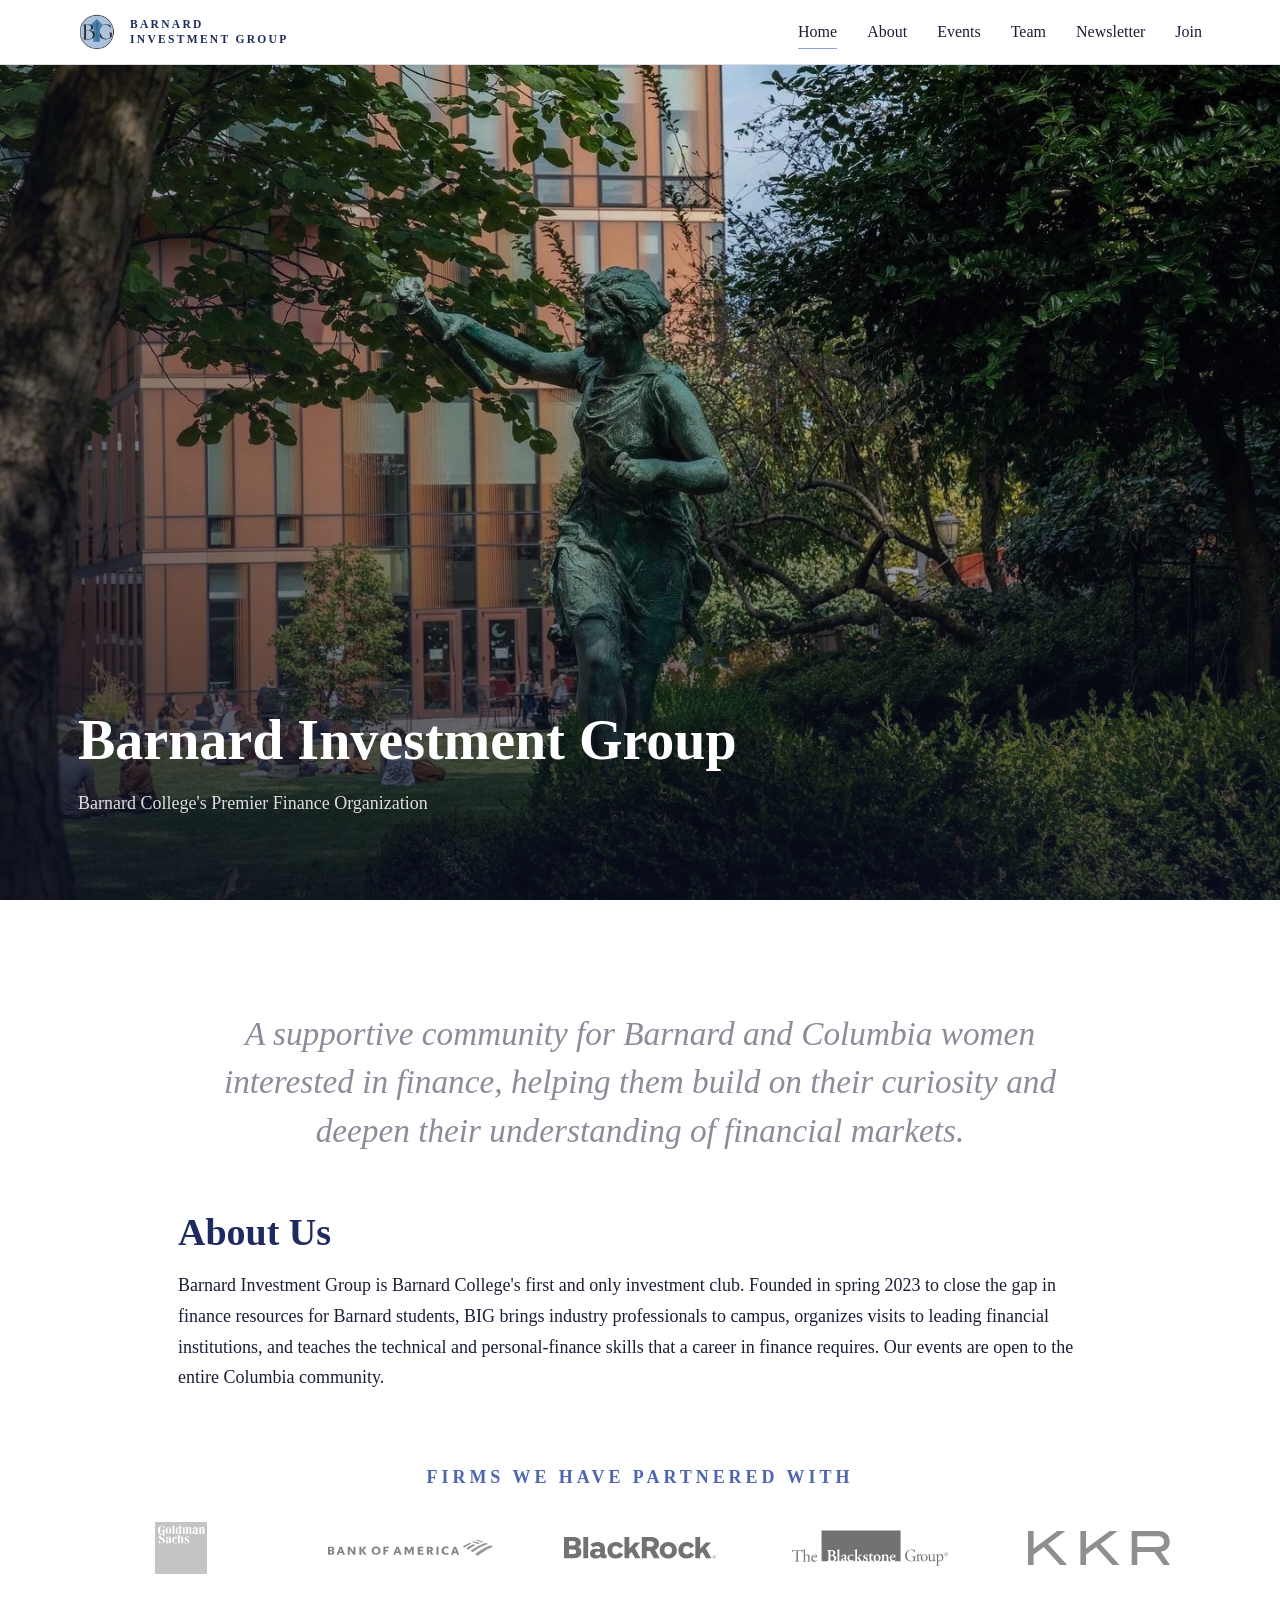
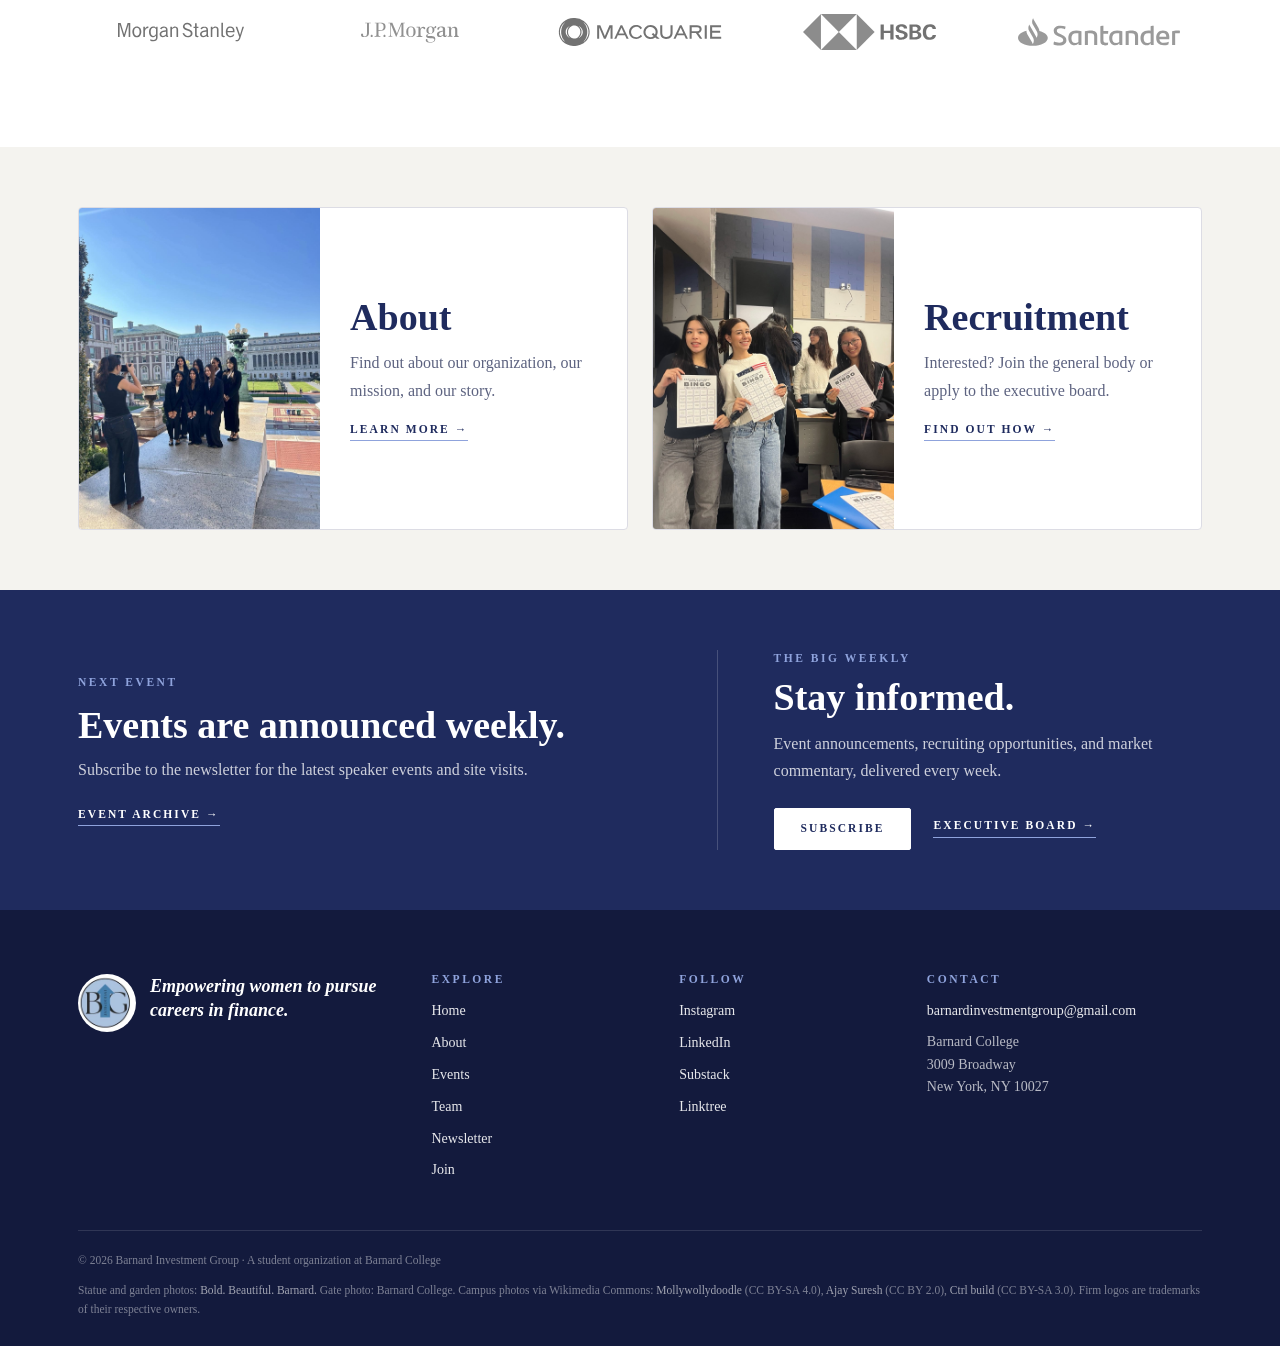
<file: index.html>
<!doctype html>
<html lang="en">
<head>
  <meta charset="utf-8" />
  <meta name="viewport" content="width=device-width, initial-scale=1" />
  <title>Barnard Investment Group</title>
  <meta name="description" content="Barnard Investment Group (BIG) is Barnard College's first and only investment club, dedicated to empowering women to pursue careers in finance." />
  <meta property="og:title" content="Barnard Investment Group" />
  <meta property="og:description" content="Barnard Investment Group (BIG) is Barnard College's first and only investment club, dedicated to empowering women to pursue careers in finance." />
  <meta property="og:image" content="assets/campus/greek-games-statue.jpg" />
  <link rel="icon" href="assets/logo.png" />
  <link rel="stylesheet" href="styles.css?v=202611050030" />
</head>
<body data-page="home">
  <div id="site-header"></div>
  <main>
    <section class="banner banner--home" data-bg="assets/campus/greek-games-statue.jpg">
      <div class="wrap">
        <h1>Barnard Investment Group</h1>
        <p class="lede">Barnard College's Premier Finance Organization</p>
      </div>
    </section>

    <section class="intro">
      <div class="wrap intro__wrap">
        <p class="intro__statement">A supportive community for Barnard and Columbia women interested in finance, helping them build on their curiosity and deepen their understanding of financial markets.</p>
        <h2>About Us</h2>
        <p>Barnard Investment Group is Barnard College's first and only investment club. Founded in spring 2023 to close the gap in finance resources for Barnard students, BIG brings industry professionals to campus, organizes visits to leading financial institutions, and teaches the technical and personal-finance skills that a career in finance requires. Our events are open to the entire Columbia community.</p>
      </div>
      <div class="wrap"><p class="caps logo-label">Firms We Have Partnered With</p><ul class="logo-row" id="firms" aria-label="Firms we have partnered with"></ul></div>
    </section>

    <section class="section section--paper section--compact">
      <div class="wrap gateways">
        <a class="gateway" href="about.html">
          <img class="gateway__img" src="assets/photos/board-low-steps.jpg" alt="" />
          <div class="gateway__body"><h2>About</h2><p>Find out about our organization, our mission, and our story.</p><span class="more">Learn more →</span></div>
        </a>
        <a class="gateway" href="join.html">
          <img class="gateway__img" src="assets/photos/gbm-3.jpg" alt="" />
          <div class="gateway__body"><h2>Recruitment</h2><p>Interested? Join the general body or apply to the executive board.</p><span class="more">Find out how →</span></div>
        </a>
      </div>
    </section>

    <section class="section section--navy section--compact">
      <div class="wrap band">
        <div id="next"></div>
        <div class="band__links">
          <p class="caps">The BIG Weekly</p>
          <h3>Stay informed.</h3>
          <p>Event announcements, recruiting opportunities, and market commentary, delivered every week.</p>
          <div class="row">
            <a class="btn btn--white" data-link="subscribe" target="_blank" rel="noopener">Subscribe</a>
            <a class="more more--light" href="team.html">Executive Board →</a>
          </div>
        </div>
      </div>
    </section>
  </main>
  <div id="site-footer"></div>
  <script src="data.js?v=202610260900"></script>
  <script src="newsletter.js?v=202610260900"></script>
  <script src="main.js?v=202610260900"></script>
</body>
</html>
</file>
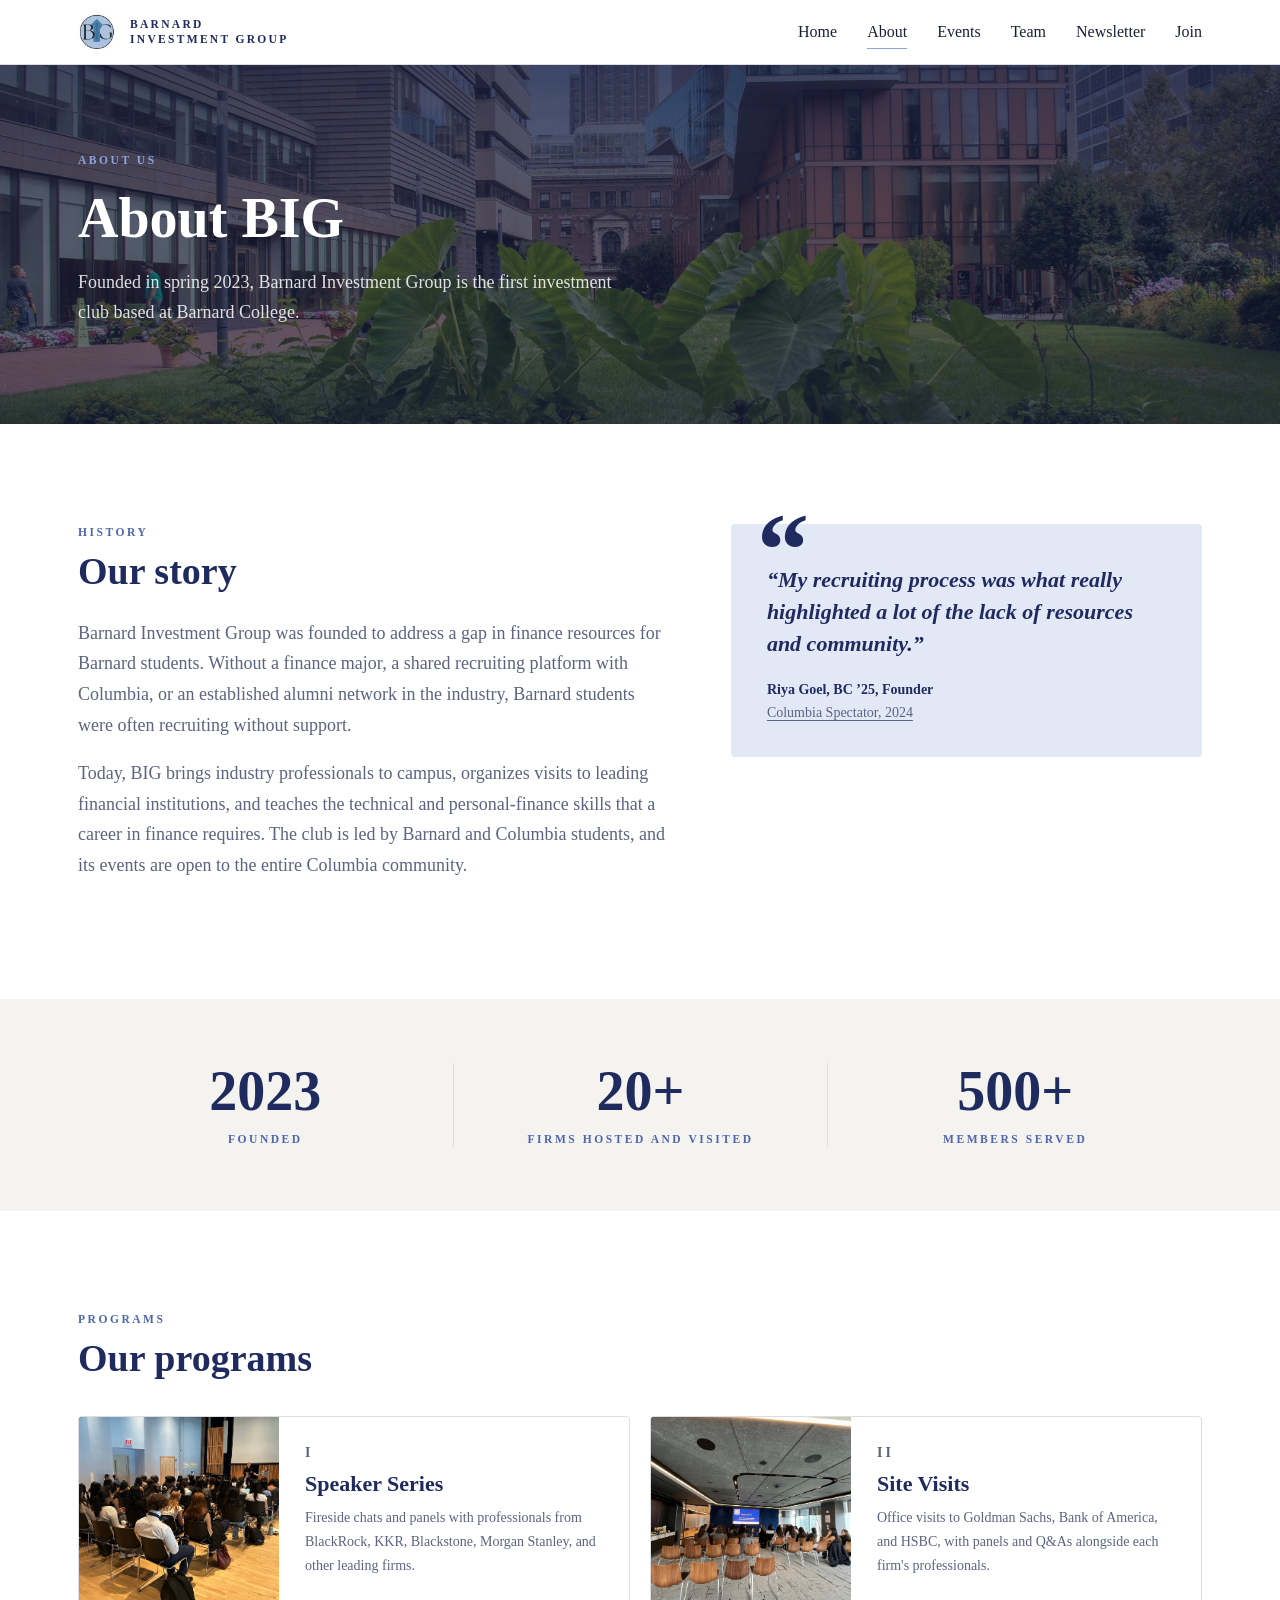
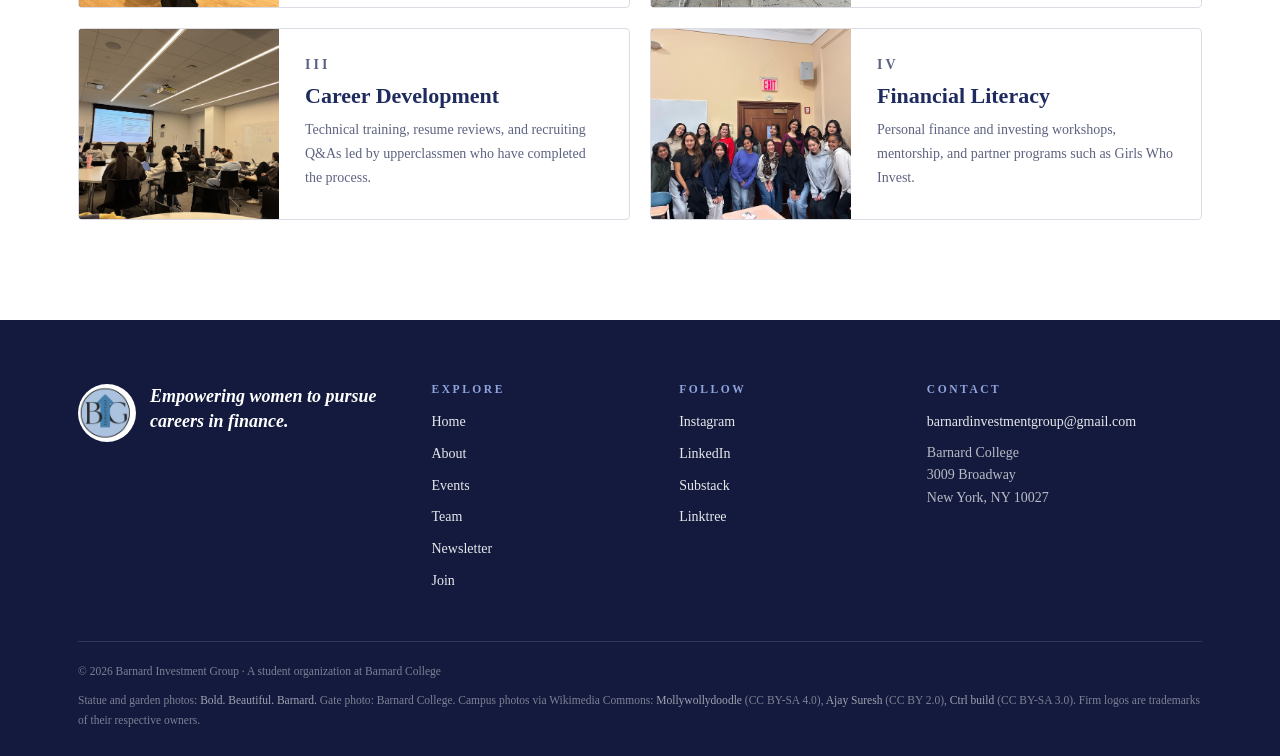
<file: about.html>
<!doctype html>
<html lang="en">
<head>
  <meta charset="utf-8" />
  <meta name="viewport" content="width=device-width, initial-scale=1" />
  <title>About · Barnard Investment Group</title>
  <meta name="description" content="Barnard Investment Group (BIG) is Barnard College's first investment club, dedicated to empowering women to pursue careers in finance." />
  <meta property="og:title" content="About · Barnard Investment Group" />
  <meta property="og:description" content="Barnard Investment Group (BIG) is Barnard College's first investment club, dedicated to empowering women to pursue careers in finance." />
  <meta property="og:image" content="assets/campus/barnard-hall-day.jpg" />
  <link rel="icon" href="assets/logo.png" />
  <link rel="stylesheet" href="styles.css?v=202611050030" />
</head>
<body data-page="about">
  <div id="site-header"></div>
  <main>
    <section class="banner" data-bg="assets/campus/barnard-garden-milstein.jpg">
      <div class="wrap">
        <p class="caps">About Us</p>
        <h1>About BIG</h1>
        <p class="lede">Founded in spring 2023, Barnard Investment Group is the first investment club based at Barnard College.</p>
      </div>
    </section>
    <section class="section">
      <div class="wrap about-grid">
        <div>
          <p class="caps">History</p>
          <h2 class="section-title">Our story</h2>
          <p class="lead">Barnard Investment Group was founded to address a gap in finance resources for Barnard students. Without a finance major, a shared recruiting platform with Columbia, or an established alumni network in the industry, Barnard students were often recruiting without support.</p>
          <p class="lead">Today, BIG brings industry professionals to campus, organizes visits to leading financial institutions, and teaches the technical and personal-finance skills that a career in finance requires. The club is led by Barnard and Columbia students, and its events are open to the entire Columbia community.</p>
        </div>
        <figure class="pullquote">
          <blockquote>&ldquo;My recruiting process was what really highlighted a lot of the lack of resources and community.&rdquo;</blockquote>
          <figcaption>Riya Goel, BC &rsquo;25, Founder<span><a href="https://www.columbiaspectator.com/news/2024/01/31/barnard-investment-group-seeks-to-empower-women-in-finance/" target="_blank" rel="noopener">Columbia Spectator, 2024</a></span></figcaption>
        </figure>
      </div>
    </section>

    <section class="section section--paper section--tight">
      <div class="wrap">
        <dl class="stats">
          <div><dt>2023</dt><dd class="caps">Founded</dd></div>
          <div><dt>20+</dt><dd class="caps">Firms hosted and visited</dd></div>
          <div><dt>500+</dt><dd class="caps">Members served</dd></div>
        </dl>
      </div>
    </section>

    <section class="section">
      <div class="wrap">
        <div class="section-head"><div><p class="caps">Programs</p><h2 class="section-title">Our programs</h2></div></div>
        <div class="pillars">
          <article class="pillar"><div class="pillar__img" data-bg="assets/photos/goldman-2025-1.jpg"></div><div class="pillar__body"><p class="caps">I</p><h3>Speaker Series</h3><p>Fireside chats and panels with professionals from BlackRock, KKR, Blackstone, Morgan Stanley, and other leading firms.</p></div></article>
          <article class="pillar"><div class="pillar__img" data-bg="assets/photos/bofa-2025-1.jpg"></div><div class="pillar__body"><p class="caps">II</p><h3>Site Visits</h3><p>Office visits to Goldman Sachs, Bank of America, and HSBC, with panels and Q&amp;As alongside each firm's professionals.</p></div></article>
          <article class="pillar"><div class="pillar__img" data-bg="assets/photos/gbm-2026-10-25-1.jpg"></div><div class="pillar__body"><p class="caps">III</p><h3>Career Development</h3><p>Technical training, resume reviews, and recruiting Q&amp;As led by upperclassmen who have completed the process.</p></div></article>
          <article class="pillar"><div class="pillar__img" data-bg="assets/photos/members-group.jpg"></div><div class="pillar__body"><p class="caps">IV</p><h3>Financial Literacy</h3><p>Personal finance and investing workshops, mentorship, and partner programs such as Girls Who Invest.</p></div></article>
        </div>
      </div>
    </section>
  </main>
  <div id="site-footer"></div>
  <script src="data.js?v=202610260900"></script>
  <script src="main.js?v=202610260900"></script>
</body>
</html>
</file>
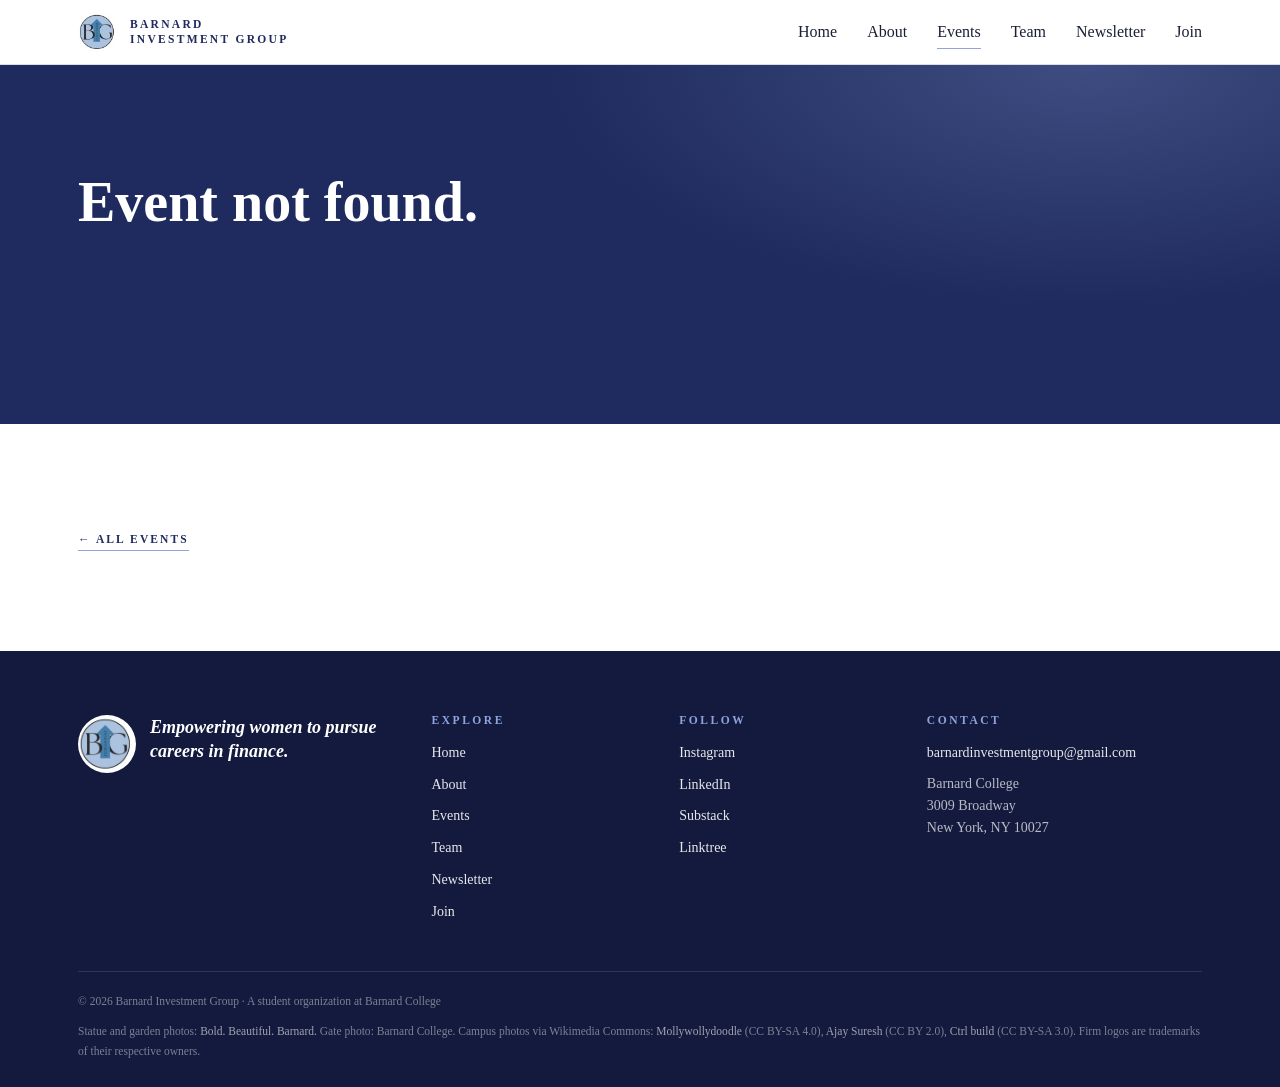
<file: event.html>
<!doctype html>
<html lang="en">
<head>
  <meta charset="utf-8" />
  <meta name="viewport" content="width=device-width, initial-scale=1" />
  <title>Event · Barnard Investment Group</title>
  <meta name="description" content="Barnard Investment Group (BIG) is Barnard College's first investment club, dedicated to empowering women to pursue careers in finance." />
  <meta property="og:title" content="Event · Barnard Investment Group" />
  <meta property="og:description" content="Barnard Investment Group (BIG) is Barnard College's first investment club, dedicated to empowering women to pursue careers in finance." />
  <meta property="og:image" content="assets/campus/barnard-hall-day.jpg" />
  <link rel="icon" href="assets/logo.png" />
  <link rel="stylesheet" href="styles.css?v=202611050030" />
</head>
<body data-page="event">
  <div id="site-header"></div>
  <main>
    <section class="banner banner--plain">
      <div class="wrap">
        <p class="caps" id="event-meta"></p>
        <h1 id="event-title"></h1>
        <p class="lede" id="event-org"></p>
      </div>
    </section>
    <section class="section">
      <div class="wrap" id="event"></div>
    </section>
  </main>
  <div id="site-footer"></div>
  <script src="data.js?v=202610260900"></script>
  <script src="newsletter.js?v=202610260900"></script>
  <script src="main.js?v=202610260900"></script>
</body>
</html>
</file>
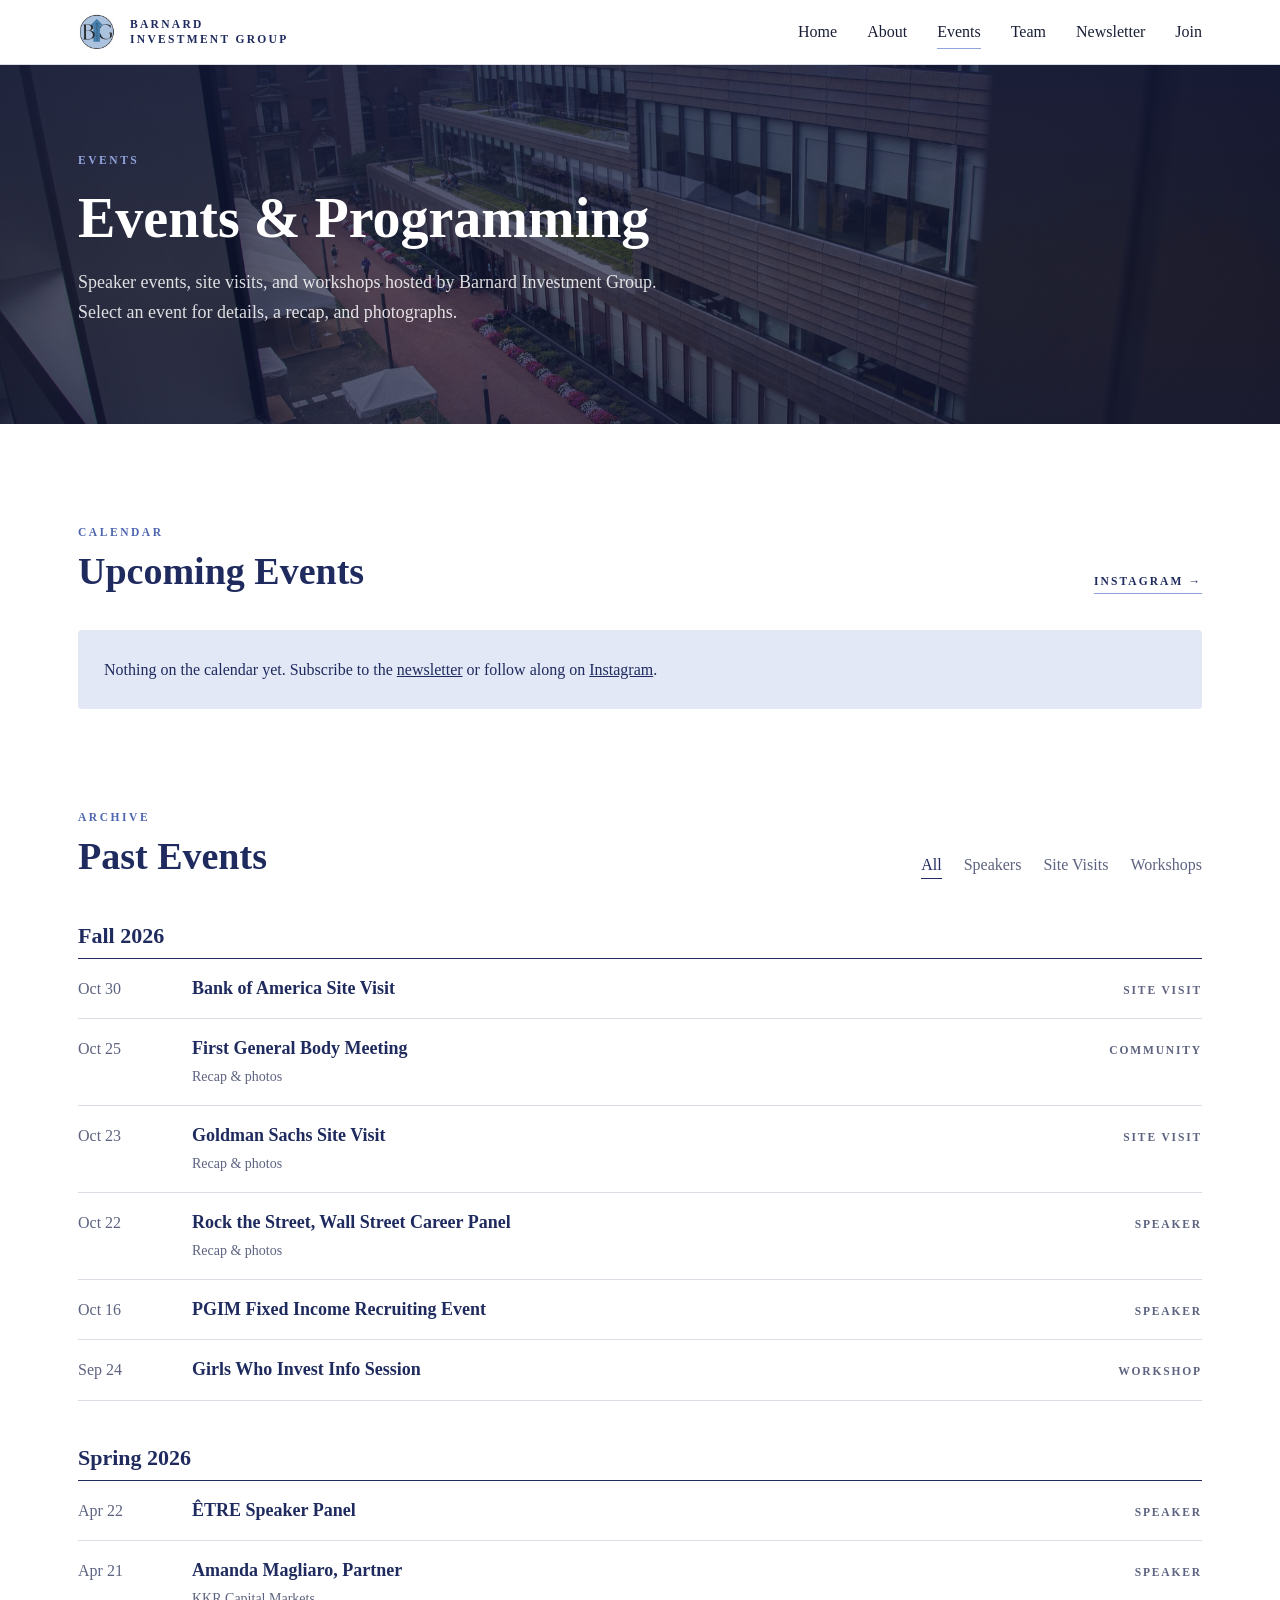
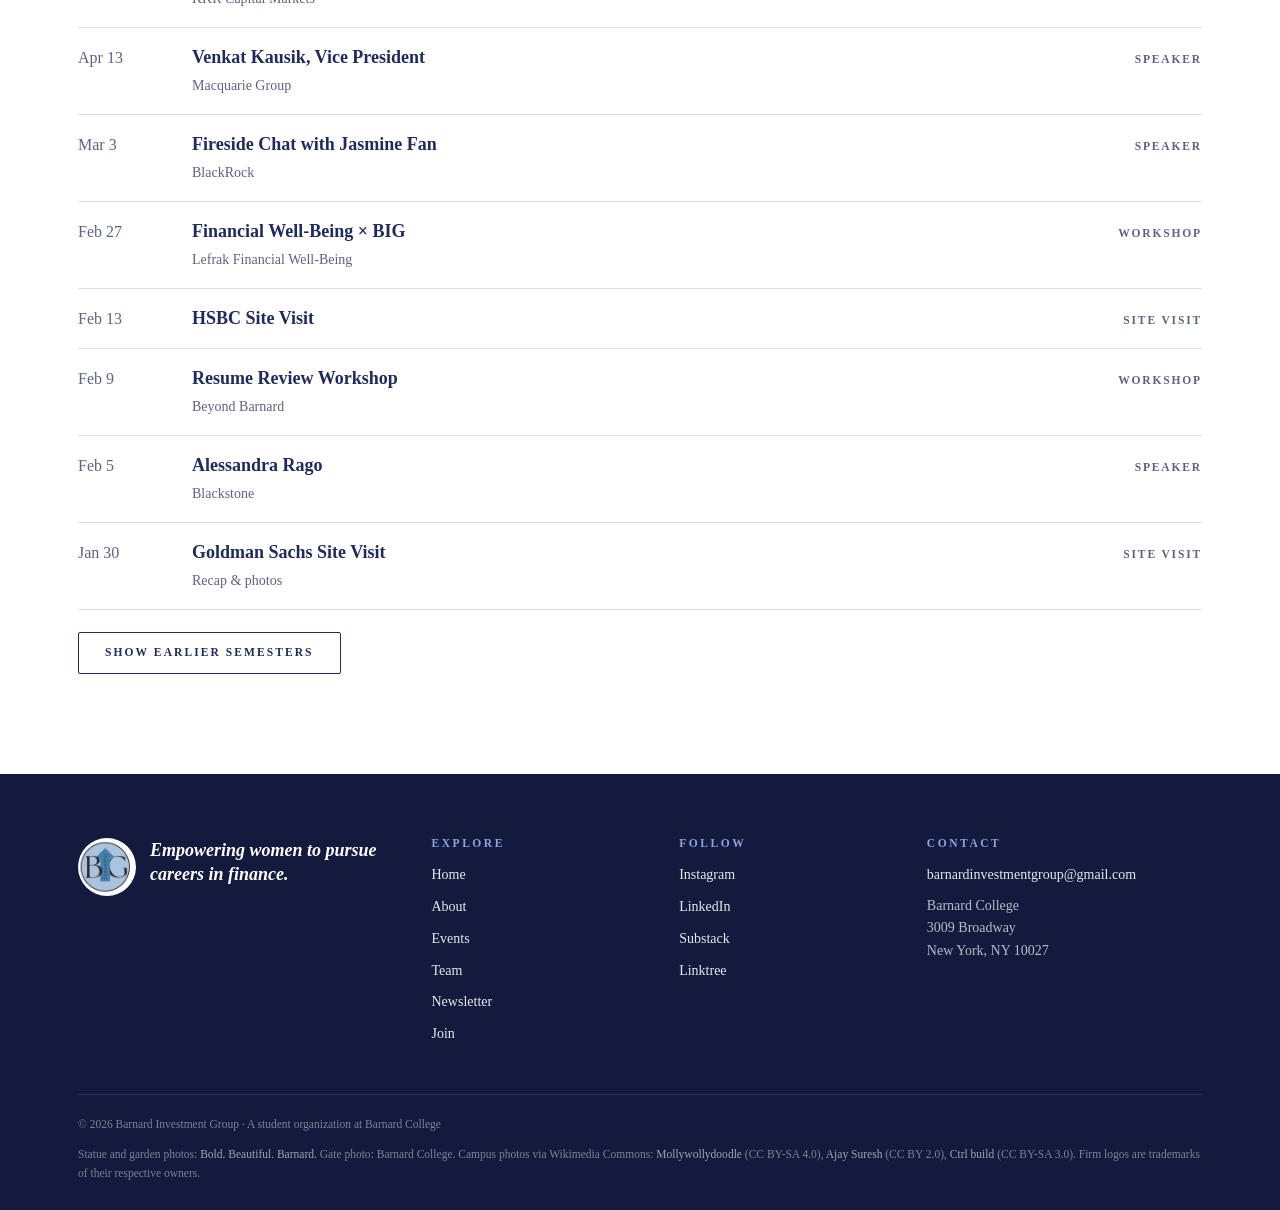
<file: events.html>
<!doctype html>
<html lang="en">
<head>
  <meta charset="utf-8" />
  <meta name="viewport" content="width=device-width, initial-scale=1" />
  <title>Events · Barnard Investment Group</title>
  <meta name="description" content="Barnard Investment Group (BIG) is Barnard College's first investment club, dedicated to empowering women to pursue careers in finance." />
  <meta property="og:title" content="Events · Barnard Investment Group" />
  <meta property="og:description" content="Barnard Investment Group (BIG) is Barnard College's first investment club, dedicated to empowering women to pursue careers in finance." />
  <meta property="og:image" content="assets/campus/barnard-hall-day.jpg" />
  <link rel="icon" href="assets/logo.png" />
  <link rel="stylesheet" href="styles.css?v=202611050030" />
</head>
<body data-page="events">
  <div id="site-header"></div>
  <main>
    <section class="banner" data-bg="assets/campus/milstein.jpg">
      <div class="wrap">
        <p class="caps">Events</p>
        <h1>Events &amp; Programming</h1>
        <p class="lede lede--wide">Speaker events, site visits, and workshops hosted by Barnard Investment Group.<br />Select an event for details, a recap, and photographs.</p>
      </div>
    </section>
    <section class="section">
      <div class="wrap">
        <div class="section-head"><div><p class="caps">Calendar</p><h2 class="section-title">Upcoming Events</h2></div><a class="more" data-link="instagram" target="_blank" rel="noopener">Instagram →</a></div>
        <div id="upcoming"></div>
      </div>
    </section>
    <section class="section section--flush">
      <div class="wrap">
        <div class="section-head"><div><p class="caps">Archive</p><h2 class="section-title">Past Events</h2></div><div class="filters" id="filters">
            <button class="is-active" data-filter="all">All</button>
            <button data-filter="speaker">Speakers</button>
            <button data-filter="site-visit">Site Visits</button>
            <button data-filter="workshop">Workshops</button>
          </div></div>
        <div id="archive"></div>
        <button class="btn btn--line show-more" id="more">Show earlier semesters</button>
      </div>
    </section>
  </main>
  <div id="site-footer"></div>
  <script src="data.js?v=202610260900"></script>
  <script src="newsletter.js?v=202610260900"></script>
  <script src="main.js?v=202610260900"></script>
</body>
</html>
</file>
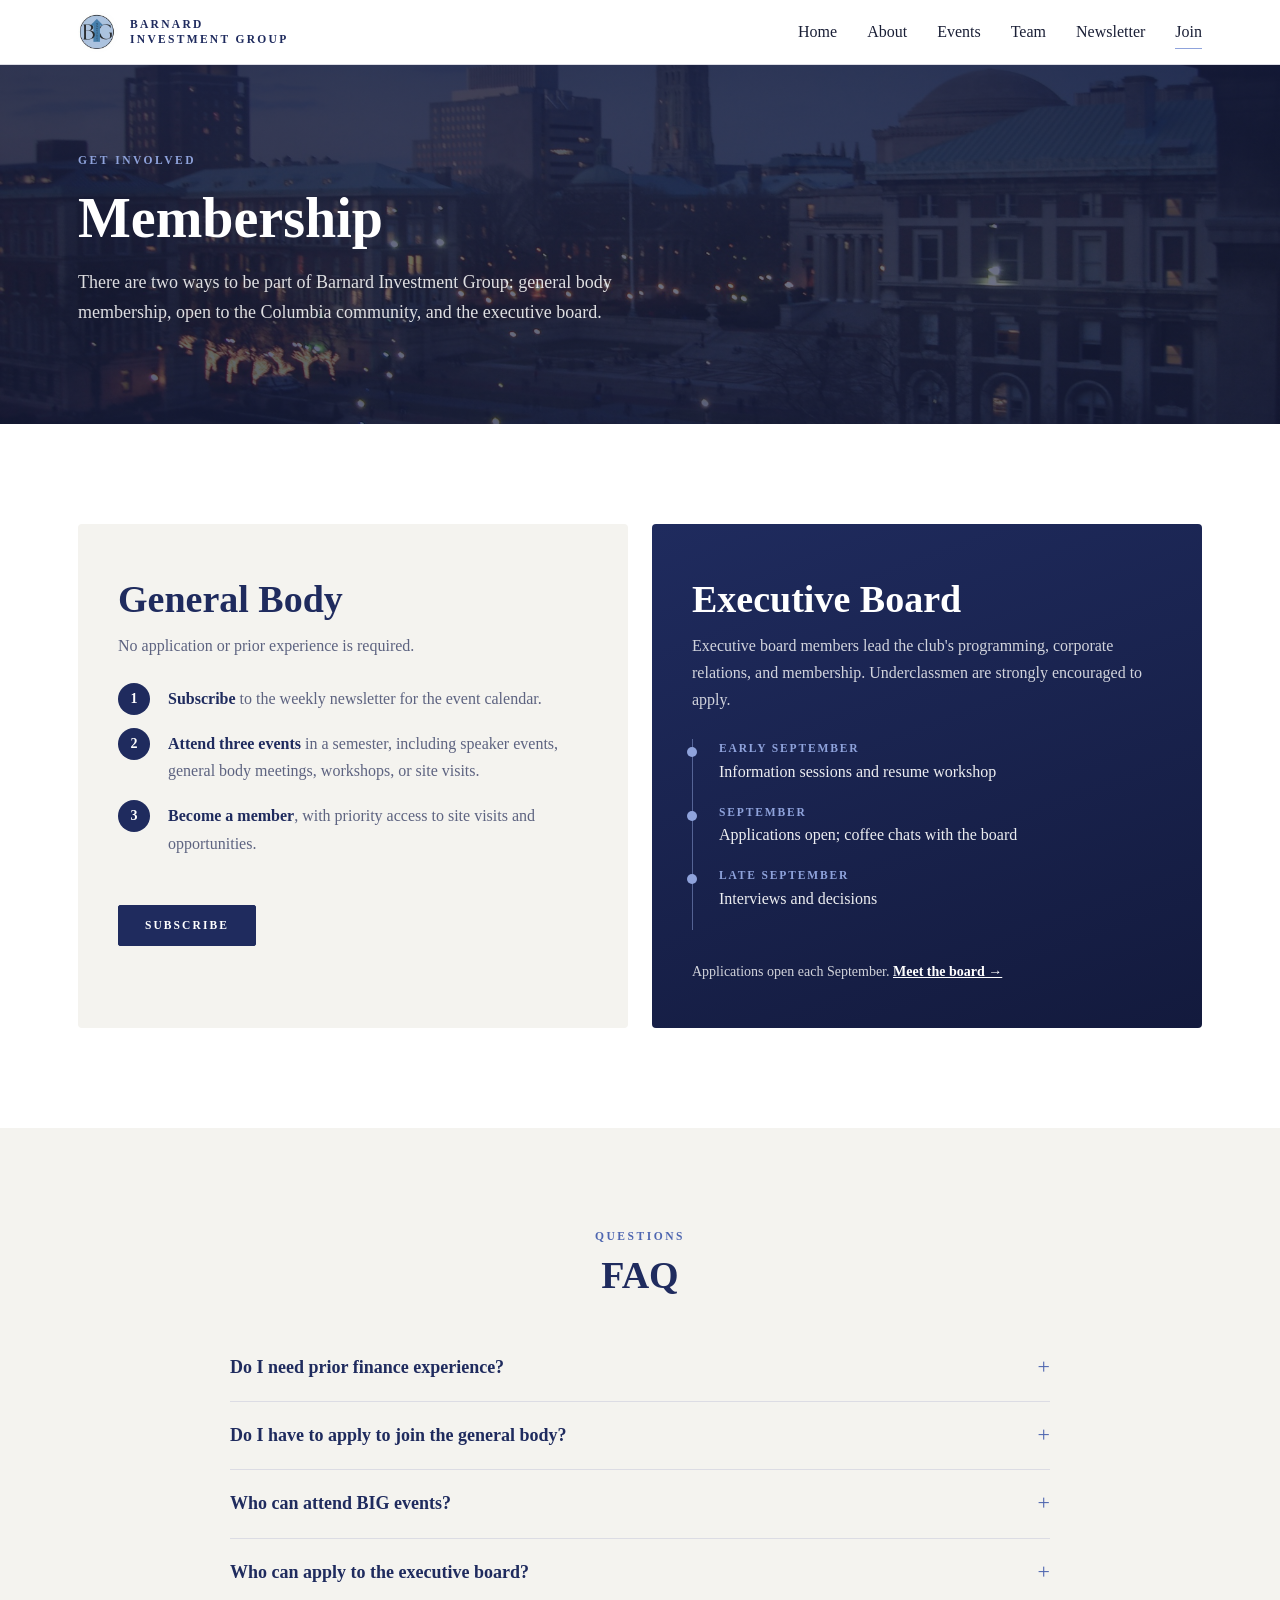
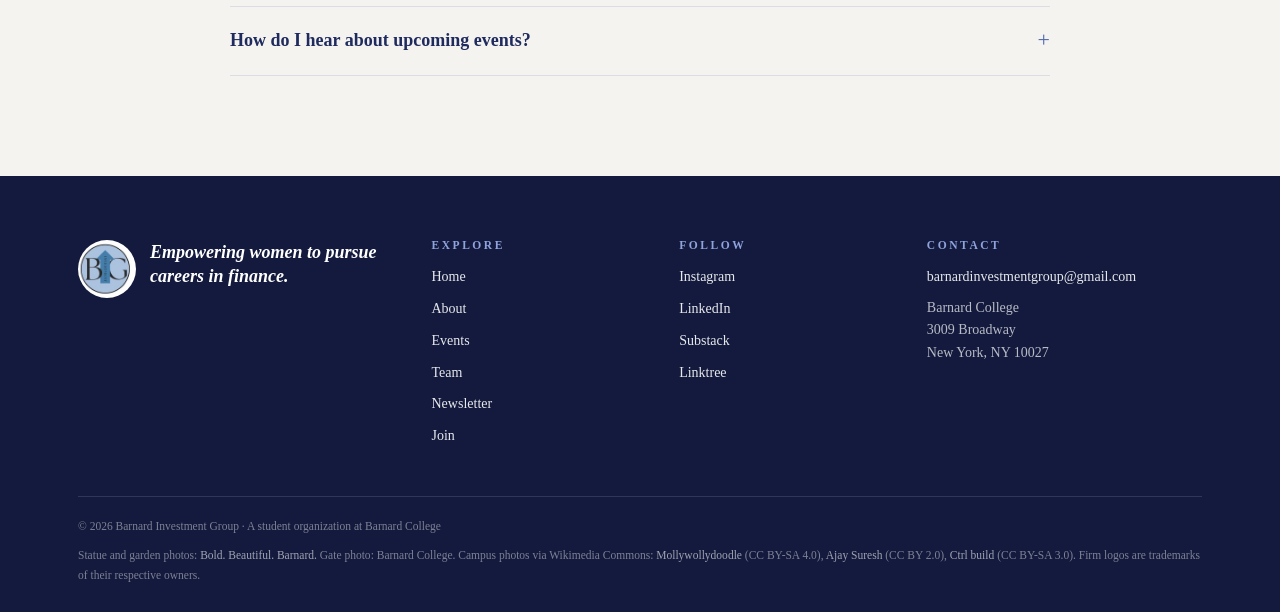
<file: join.html>
<!doctype html>
<html lang="en">
<head>
  <meta charset="utf-8" />
  <meta name="viewport" content="width=device-width, initial-scale=1" />
  <title>Membership · Barnard Investment Group</title>
  <meta name="description" content="Barnard Investment Group (BIG) is Barnard College's first investment club, dedicated to empowering women to pursue careers in finance." />
  <meta property="og:title" content="Membership · Barnard Investment Group" />
  <meta property="og:description" content="Barnard Investment Group (BIG) is Barnard College's first investment club, dedicated to empowering women to pursue careers in finance." />
  <meta property="og:image" content="assets/campus/barnard-hall-day.jpg" />
  <link rel="icon" href="assets/logo.png" />
  <link rel="stylesheet" href="styles.css?v=202611050030" />
</head>
<body data-page="join">
  <div id="site-header"></div>
  <main>
    <section class="banner" data-bg="assets/campus/columbia-campus-dusk.jpg">
      <div class="wrap">
        <p class="caps">Get Involved</p>
        <h1>Membership</h1>
        <p class="lede">There are two ways to be part of Barnard Investment Group: general body membership, open to the Columbia community, and the executive board.</p>
      </div>
    </section>
    <section class="section">
      <div class="wrap join-grid">
        <article class="join-card">
          <h2>General Body</h2>
          <p>No application or prior experience is required.</p>
          <ol class="steps">
            <li><strong>Subscribe</strong> to the weekly newsletter for the event calendar.</li>
            <li><strong>Attend three events</strong> in a semester, including speaker events, general body meetings, workshops, or site visits.</li>
            <li><strong>Become a member</strong>, with priority access to site visits and opportunities.</li>
          </ol>
          <a class="btn" data-link="subscribe" target="_blank" rel="noopener">Subscribe</a>
        </article>
        <article class="join-card join-card--navy">
          <h2>Executive Board</h2>
          <p>Executive board members lead the club's programming, corporate relations, and membership. Underclassmen are strongly encouraged to apply.</p>
          <ol class="timeline">
            <li><span>Early September</span>Information sessions and resume workshop</li>
            <li><span>September</span>Applications open; coffee chats with the board</li>
            <li><span>Late September</span>Interviews and decisions</li>
          </ol>
          <a class="btn btn--white" data-link="eboardApplication" target="_blank" rel="noopener">Apply</a>
          <p class="note" id="apply-note">Applications open each September. <a href="team.html">Meet the board →</a></p>
        </article>
      </div>
    </section>
    <section class="section section--paper">
      <div class="wrap">
        <div class="section-head section-head--center"><div><p class="caps">Questions</p><h2 class="section-title">FAQ</h2></div></div>
        <div class="faq">
          <details><summary>Do I need prior finance experience?</summary><p>No. We look for students who are genuinely interested in finance. Following the markets is helpful, but many members begin with no background, and our workshops are designed for them.</p></details>
          <details><summary>Do I have to apply to join the general body?</summary><p>No. There is no application. Attend three BIG events in a semester and you become a general body member.</p></details>
          <details><summary>Who can attend BIG events?</summary><p>All students in the Columbia community, including Barnard, Columbia College, SEAS, and GS, are welcome at our events and in the general body.</p></details>
          <details><summary>Who can apply to the executive board?</summary><p>The executive board is open to both Barnard and Columbia students. Applications open each September, and underclassmen are strongly encouraged to apply.</p></details>
          <details><summary>How do I hear about upcoming events?</summary><p>The <a href="newsletter.html">weekly newsletter</a> is the best way. All events are also posted on <a data-link="instagram" target="_blank" rel="noopener">Instagram</a>.</p></details>
        </div>
      </div>
    </section>
  </main>
  <div id="site-footer"></div>
  <script src="data.js?v=202610260900"></script>
  <script src="main.js?v=202610260900"></script>
</body>
</html>
</file>
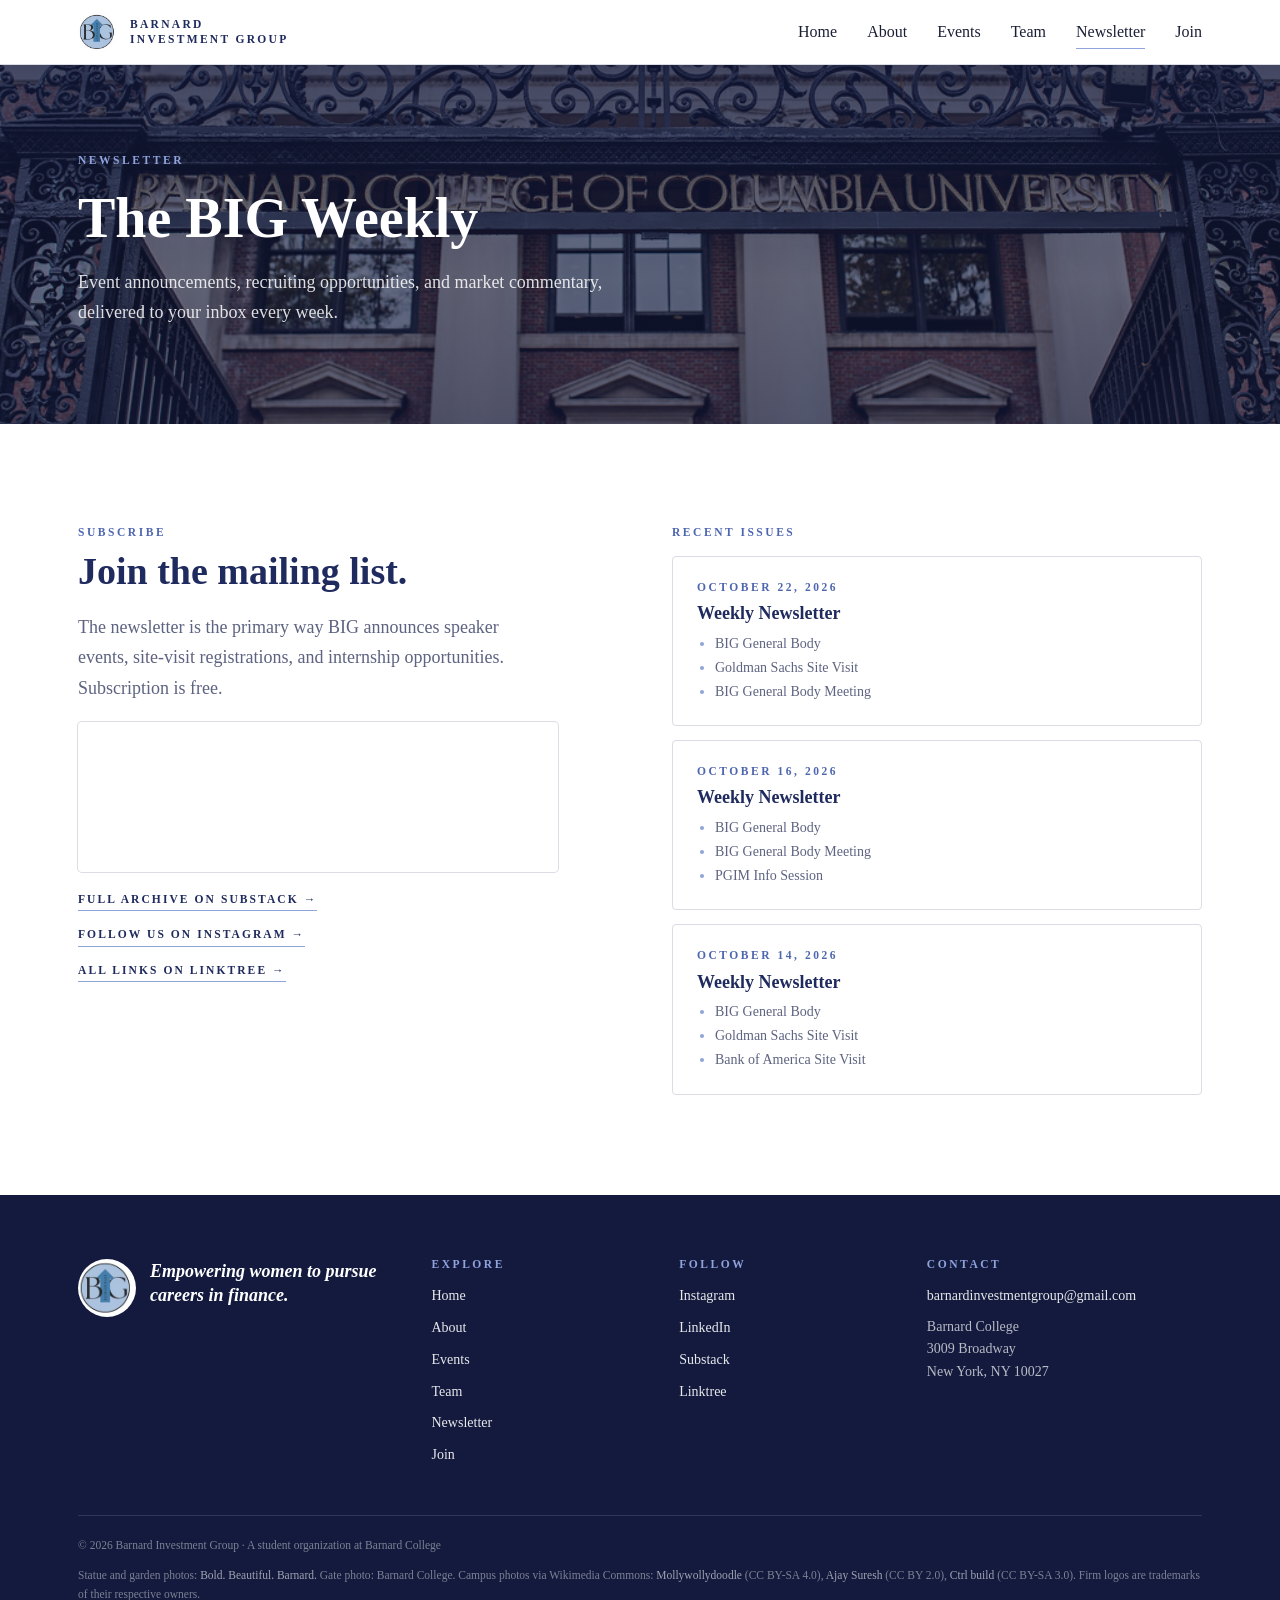
<file: newsletter.html>
<!doctype html>
<html lang="en">
<head>
  <meta charset="utf-8" />
  <meta name="viewport" content="width=device-width, initial-scale=1" />
  <title>Newsletter · Barnard Investment Group</title>
  <meta name="description" content="Barnard Investment Group (BIG) is Barnard College's first investment club, dedicated to empowering women to pursue careers in finance." />
  <meta property="og:title" content="Newsletter · Barnard Investment Group" />
  <meta property="og:description" content="Barnard Investment Group (BIG) is Barnard College's first investment club, dedicated to empowering women to pursue careers in finance." />
  <meta property="og:image" content="assets/campus/barnard-hall-day.jpg" />
  <link rel="icon" href="assets/logo.png" />
  <link rel="stylesheet" href="styles.css?v=202611050030" />
</head>
<body data-page="newsletter">
  <div id="site-header"></div>
  <main>
    <section class="banner" data-bg="assets/campus/barnard-gate-sign.jpg" style="background-position: center 85%">
      <div class="wrap">
        <p class="caps">Newsletter</p>
        <h1>The BIG Weekly</h1>
        <p class="lede">Event announcements, recruiting opportunities, and market commentary, delivered to your inbox every week.</p>
      </div>
    </section>
    <section class="section">
      <div class="wrap nl-grid">
        <div>
          <p class="caps">Subscribe</p>
          <h2 class="section-title">Join the mailing list.</h2>
          <p class="lead">The newsletter is the primary way BIG announces speaker events, site-visit registrations, and internship opportunities. Subscription is free.</p>
          <iframe class="substack-embed" src="https://barnardinvestmentgroup.substack.com/embed" title="Subscribe to the BIG newsletter" frameborder="0" scrolling="no"></iframe>
          <div class="more-links">
            <a class="more" data-link="substack" target="_blank" rel="noopener">Full archive on Substack →</a>
            <a class="more" data-link="instagram" target="_blank" rel="noopener">Follow us on Instagram →</a>
            <a class="more" data-link="linktree" target="_blank" rel="noopener">All links on Linktree →</a>
          </div>
        </div>
        <div>
          <p class="caps">Recent Issues</p>
          <div class="issues" id="issues"></div>
        </div>
      </div>
    </section>
  </main>
  <div id="site-footer"></div>
  <script src="data.js?v=202610260900"></script>
  <script src="newsletter.js?v=202610260900"></script>
  <script src="main.js?v=202610260900"></script>
</body>
</html>
</file>
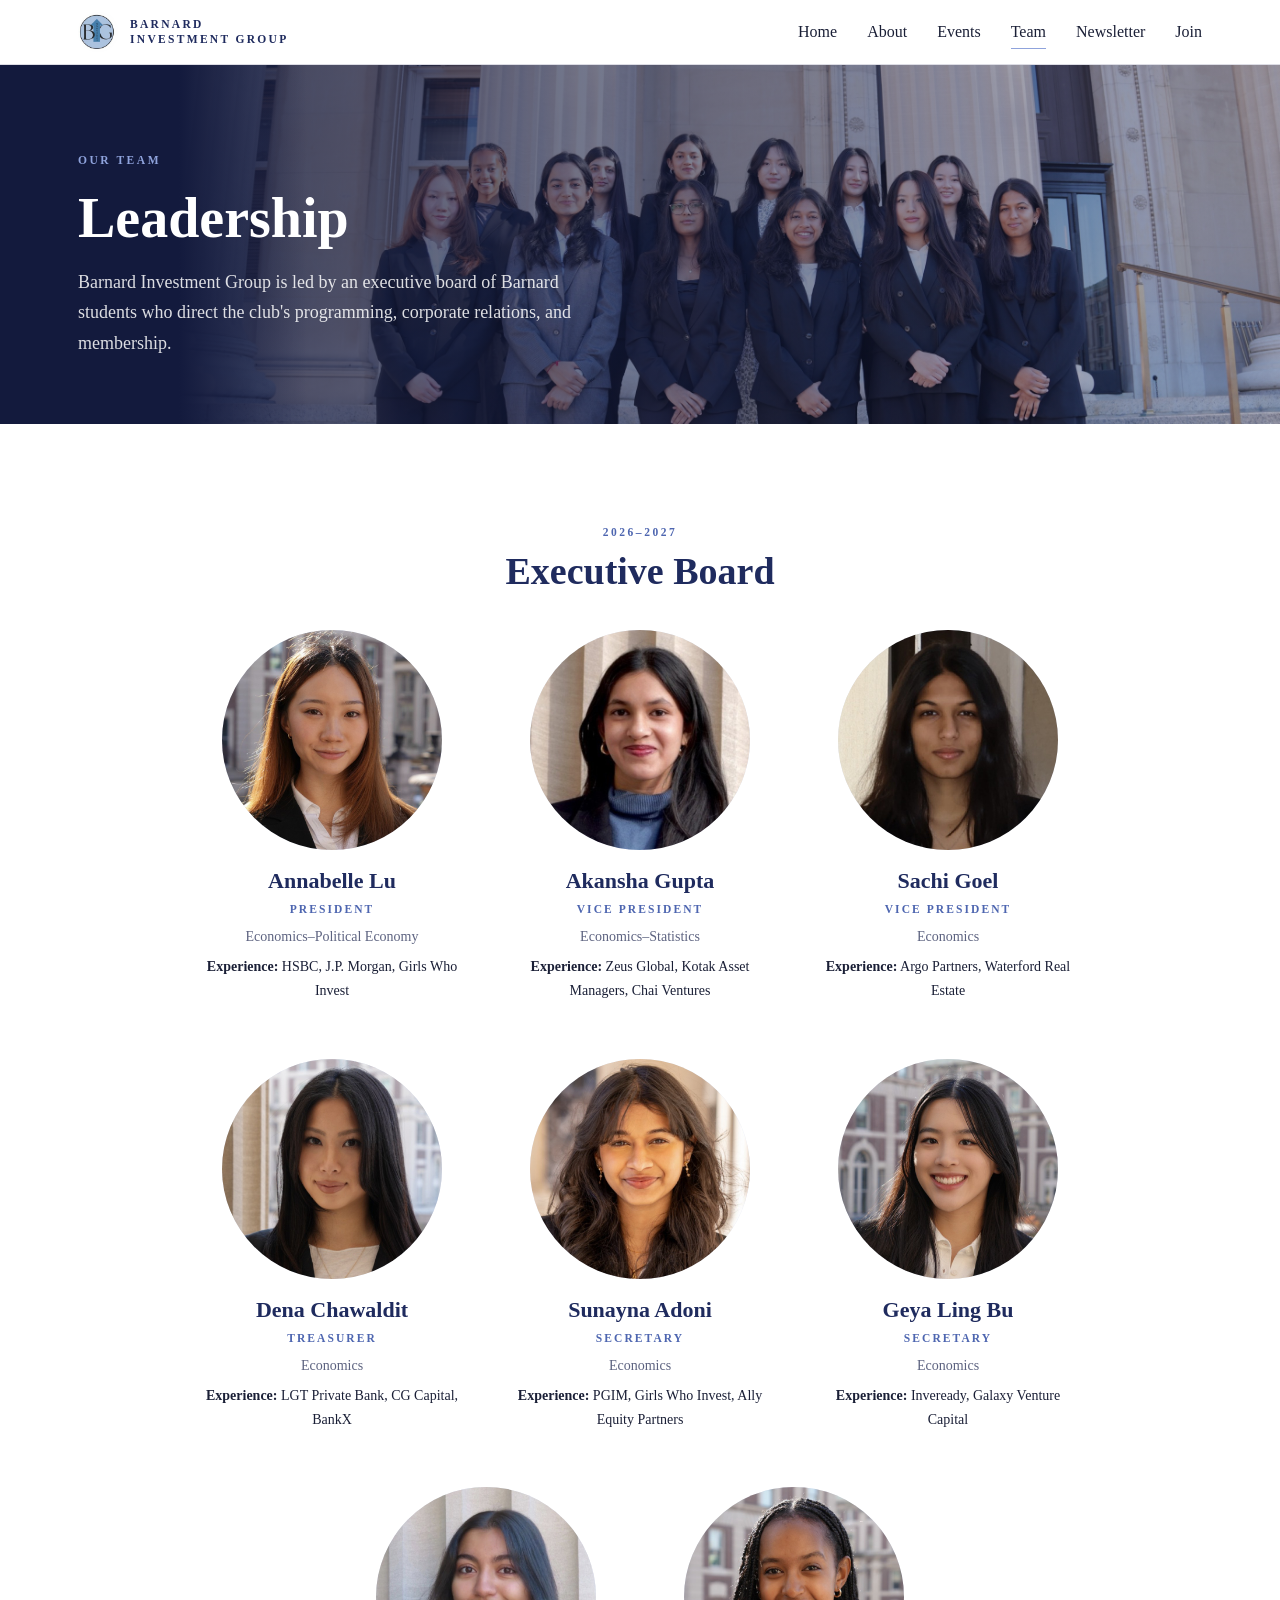
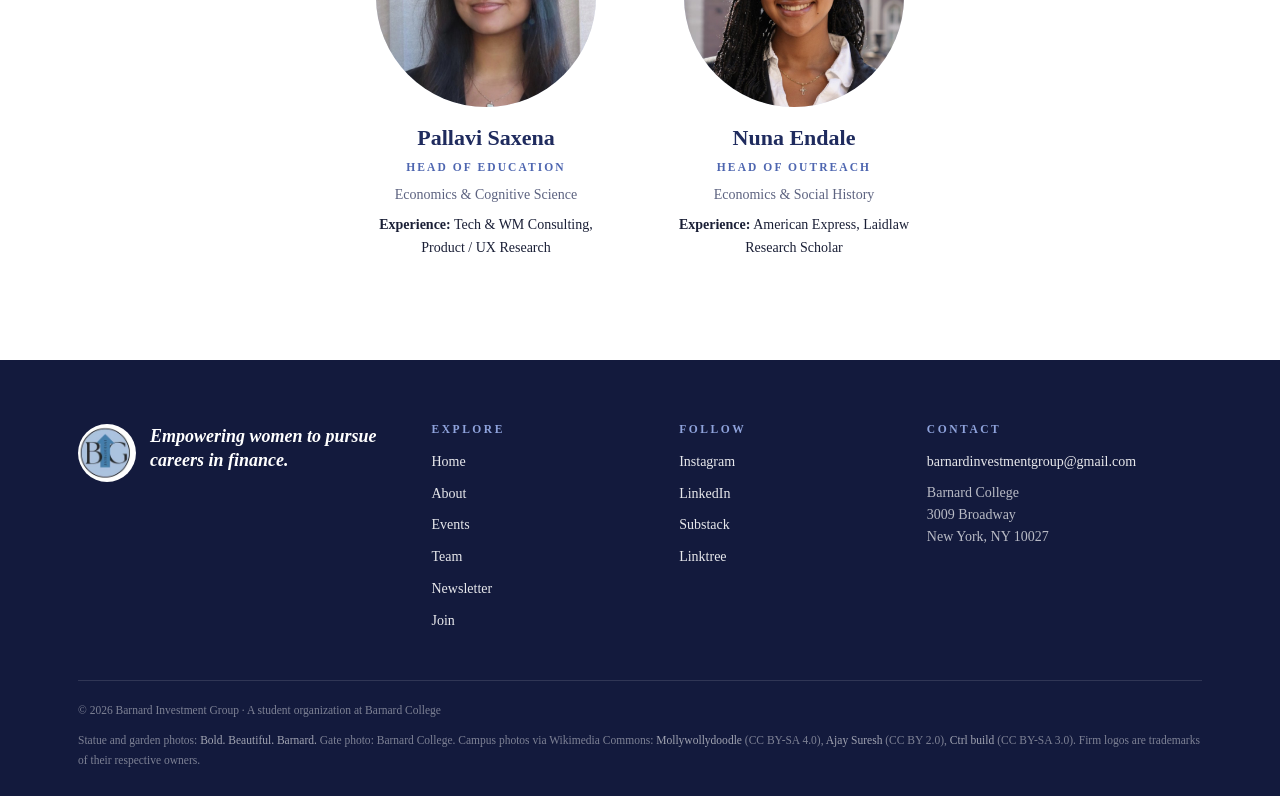
<file: team.html>
<!doctype html>
<html lang="en">
<head>
  <meta charset="utf-8" />
  <meta name="viewport" content="width=device-width, initial-scale=1" />
  <title>Executive Board · Barnard Investment Group</title>
  <meta name="description" content="Barnard Investment Group (BIG) is Barnard College's first investment club, dedicated to empowering women to pursue careers in finance." />
  <meta property="og:title" content="Executive Board · Barnard Investment Group" />
  <meta property="og:description" content="Barnard Investment Group (BIG) is Barnard College's first investment club, dedicated to empowering women to pursue careers in finance." />
  <meta property="og:image" content="assets/campus/barnard-hall-day.jpg" />
  <link rel="icon" href="assets/logo.png" />
  <link rel="stylesheet" href="styles.css?v=202611050030" />
</head>
<body data-page="team">
  <div id="site-header"></div>
  <main>
    <section class="banner banner--team" data-bg="assets/photos/team-2026.jpg">
      <div class="wrap">
        <p class="caps">Our Team</p>
        <h1>Leadership</h1>
        <p class="lede">Barnard Investment Group is led by an executive board of Barnard students who direct the club's programming, corporate relations, and membership.</p>
      </div>
    </section>
    <section class="section">
      <div class="wrap">
        <div class="section-head section-head--center"><div><p class="caps" id="eboard-year"></p><h2 class="section-title">Executive Board</h2></div></div>
        <div class="board" id="board"></div>
      </div>
    </section>
  </main>
  <div id="site-footer"></div>
  <script src="data.js?v=202610260900"></script>
  <script src="main.js?v=202610260900"></script>
</body>
</html>
</file>
<file: styles.css>
/* =========================================================
   BIG: navy & periwinkle (from the logo + Instagram),
   Palatino (as on dukeiclub.org), collegiate photo-led layout
   ========================================================= */
:root {
  --navy: #1f2b5e;
  --navy-deep: #131a3d;
  --peri: #8fa3dc;
  --peri-ink: #4e66b0;
  --peri-soft: #e3e8f6;
  --paper: #f4f3ef;
  --white: #ffffff;
  --ink: #1a1f36;
  --muted: #5d6380;
  --line: #dcdce4;

  --serif: "Palatino Linotype", "Book Antiqua", Palatino, "URW Palladio L", P052, Georgia, serif;
  --sans: var(--serif);

  /* Type scale: every heading and text style on the site uses one of these */
  --fs-display: clamp(2.75rem, 6vw, 5rem);    /* home hero */
  --fs-h1: clamp(2.25rem, 4.4vw, 3.5rem);     /* page banners */
  --fs-h2: clamp(1.75rem, 3vw, 2.375rem);     /* section titles */
  --fs-h3: 1.375rem;                          /* card, person, FAQ titles */
  --fs-h4: 1.125rem;                          /* list rows */
  --fs-lead: 1.125rem;                        /* intro paragraphs */
  --fs-body: 1rem;
  --fs-small: .875rem;
  --fs-label: .72rem;                         /* uppercase labels, buttons, nav */

  --wrap: 1180px;
  --gutter: 28px;
  --radius: 4px;
  --shadow: 0 1px 2px rgba(19, 26, 61, .06), 0 14px 34px -18px rgba(19, 26, 61, .35);
}

*, *::before, *::after { box-sizing: border-box; }
html { -webkit-text-size-adjust: 100%; scroll-behavior: smooth; }
body { margin: 0; background: var(--white); color: var(--ink); font: 400 var(--fs-body)/1.7 var(--sans); -webkit-font-smoothing: antialiased; }
img { display: block; max-width: 100%; }
a { color: inherit; }
h1, h2, h3, h4 { font-family: var(--serif); color: var(--navy); line-height: 1.15; margin: 0; font-weight: 700; }
h1 em, h2 em, h3 em { font-style: italic; color: var(--peri-ink); }
h3 { font-size: var(--fs-h3); }
p { margin: 0 0 1em; }

.wrap { max-width: var(--wrap); margin: 0 auto; padding: 0 var(--gutter); }
.caps { font: 600 var(--fs-label)/1.4 var(--sans); letter-spacing: .22em; text-transform: uppercase; color: var(--peri-ink); margin: 0; }
.lead { font-size: var(--fs-lead); color: var(--muted); }
.center { text-align: center; }

/* ---------- Buttons ---------- */
.btn {
  display: inline-flex; align-items: center; justify-content: center; gap: .5em;
  padding: 14px 26px; border-radius: 2px;
  font: 600 var(--fs-label)/1 var(--sans); letter-spacing: .18em; text-transform: uppercase;
  text-decoration: none; border: 1.5px solid var(--navy); background: var(--navy); color: var(--white);
  transition: background .2s, color .2s, border-color .2s; cursor: pointer;
}
.btn:hover { background: var(--navy-deep); border-color: var(--navy-deep); }
.btn--line { background: transparent; color: var(--navy); }
.btn--line:hover { background: var(--navy); color: var(--white); }
.btn--white { background: var(--white); border-color: var(--white); color: var(--navy); }
.btn--white:hover { background: var(--peri-soft); border-color: var(--peri-soft); }
.btn--ghost { background: transparent; border-color: rgba(255, 255, 255, .7); color: var(--white); }
.btn--ghost:hover { background: var(--white); color: var(--navy); }
a[hidden], .btn[hidden] { display: none !important; }

.more { font: 600 var(--fs-label)/1 var(--sans); letter-spacing: .18em; text-transform: uppercase; text-decoration: none; color: var(--navy); border-bottom: 1.5px solid var(--peri); padding-bottom: 5px; transition: color .15s; }
.more:hover { color: var(--peri-ink); }
.more-links { display: flex; flex-direction: column; align-items: flex-start; gap: 18px; }
.more--light { color: var(--white); }
.more--light:hover { color: var(--peri); }

/* ---------- Header (sits over photos, turns solid on scroll) ---------- */
.site-header { position: fixed; inset: 0 0 auto 0; z-index: 50; background: var(--white); box-shadow: 0 1px 0 var(--line); }
.site-header__inner { height: 64px; display: flex; align-items: center; justify-content: space-between; gap: 24px; }
.brand { display: flex; align-items: center; gap: 12px; text-decoration: none; color: var(--navy); }
.brand img { width: 40px; height: 40px; border-radius: 50%; }
.brand span { font: 600 var(--fs-label)/1.3 var(--sans); letter-spacing: .2em; text-transform: uppercase; }
.nav { display: flex; align-items: center; gap: 30px; }
.nav a { font: 500 1rem/1 var(--sans); text-decoration: none; color: var(--ink); padding: 8px 0; border-bottom: 1.5px solid transparent; transition: border-color .2s, color .2s; }
.nav a:hover, .nav a[aria-current="page"] { border-color: var(--peri); }
.menu-btn { display: none; background: none; border: 1.5px solid var(--navy); color: var(--navy); font: 600 var(--fs-label)/1 var(--sans); letter-spacing: .18em; text-transform: uppercase; padding: 11px 13px; cursor: pointer; }


/* ---------- Photo hero & banners ---------- */
.banner { position: relative; color: var(--white); background: var(--navy-deep) center / cover no-repeat; isolation: isolate; }
.banner::before { content: ""; position: absolute; inset: 0; z-index: -1; background: linear-gradient(to bottom, rgba(19, 26, 61, .78) 0%, rgba(19, 26, 61, .62) 60%, rgba(19, 26, 61, .7) 100%); }

.banner .caps { color: var(--peri); margin-bottom: 18px; }
.banner h1 em { color: #b9c7f2; }
/* Inner-page banners: one fixed size, sitting below the header, text at the same spot on every page */
.banner { height: 360px; margin-top: 64px; display: flex; align-items: flex-start; }
.banner .wrap { width: 100%; padding-top: 88px; padding-bottom: 40px; }
.banner h1 { color: var(--white); font-size: var(--fs-h1); font-weight: 700; }
.banner p.lede { color: rgba(255, 255, 255, .85); font-size: var(--fs-lead); max-width: 60ch; margin: 16px 0 0; }
.banner p.lede--wide { max-width: 90ch; }
.banner--home { height: auto; min-height: calc(100svh - 64px); align-items: flex-end; }
.banner--home::before { background: linear-gradient(to top, rgba(10, 14, 32, .75) 0%, rgba(10, 14, 32, .3) 50%, rgba(10, 14, 32, .05) 100%), linear-gradient(to right, rgba(10, 14, 32, .4) 0%, rgba(10, 14, 32, 0) 55%); }
.banner--home { background-position: center 30%; }
.banner--home .wrap { padding-top: 0; padding-bottom: clamp(48px, 9vh, 90px); }
.banner--home .lede { font-size: clamp(1.1rem, 1.8vw, 1.4rem); color: var(--white); margin-top: 18px; }
.hero-mission { color: rgba(255, 255, 255, .78); max-width: 58ch; margin: 14px 0 0; }
.banner--home h1 { max-width: none; }
.section--logos { padding-top: 0; }
.banner--plain { background: var(--navy); }
.banner--plain::before { background: radial-gradient(900px 400px at 85% 0%, rgba(143, 163, 220, .28), transparent 60%); }

/* ---------- Sections ---------- */
.section { padding: clamp(64px, 9vw, 100px) 0; }
.section--tight { padding: 64px 0; }
.section--compact { padding: clamp(40px, 5vw, 60px) 0; }
.section-title--xl { font-size: var(--fs-h1); margin: 0; }
.section--paper { background: var(--paper); }
.section--navy { background: var(--navy); color: var(--white); }
.section-title { font-size: var(--fs-h2); margin: 10px 0 0; }
.section-head { display: flex; justify-content: space-between; align-items: flex-end; flex-wrap: wrap; gap: 20px; margin-bottom: 36px; }
.section-head--center { justify-content: center; text-align: center; }

/* Home: mission statement */
.mission { max-width: 860px; margin: 0 auto; text-align: center; }
.mission blockquote { margin: 18px 0 28px; font: italic 500 var(--fs-h2)/1.4 var(--serif); color: var(--navy); }

/* Home: Duke-style intro, logo row, LionFund-style About / Recruitment cards */
.intro { padding: clamp(64px, 9vw, 110px) 0 clamp(48px, 6vw, 80px); }
.intro__wrap { max-width: 980px; }
.intro .intro__statement { font: italic 400 clamp(1.5rem, 2.6vw, 2.25rem)/1.45 var(--serif); color: #8a8d99; text-align: center; margin: 0 0 clamp(40px, 5vw, 56px); }
.intro h2 { font-size: var(--fs-h2); margin-bottom: 16px; }
.intro p { font-size: var(--fs-lead); }
.logo-label { text-align: center; margin-top: clamp(48px, 6vw, 72px); }
.logo-row { list-style: none; margin: 20px 0 0; padding: 0; display: grid; grid-template-columns: repeat(5, 1fr); gap: 8px 24px; }
.logo-row li { height: 76px; display: grid; place-items: center; }
.logo-row img { max-width: 80%; max-height: 36px; object-fit: contain; filter: grayscale(1); opacity: .55; transition: filter .2s, opacity .2s; }
.logo-row li:hover img { filter: none; opacity: 1; }
.logo-row img.tall { max-height: 52px; }
.logo-row img.wide { max-height: 26px; }

.gateways { display: grid; grid-template-columns: 1fr 1fr; gap: 24px; }
.gateway { display: grid; grid-template-columns: 44% 1fr; background: var(--white); border: 1px solid var(--line); border-radius: var(--radius); overflow: hidden; text-decoration: none; transition: border-color .2s; }
.gateway:hover { border-color: var(--navy); }
.gateway__img { width: 100%; height: 100%; min-height: 230px; object-fit: cover; }
.gateway__body { padding: 30px; display: flex; flex-direction: column; justify-content: center; align-items: flex-start; }
.gateway h2 { font-size: var(--fs-h2); margin-bottom: 10px; }
.gateway p { color: var(--muted); margin-bottom: 20px; }

/* Home: firm logos (CFIG-style tiles) */
.logos { list-style: none; margin: 0; padding: 0; display: grid; grid-template-columns: repeat(5, 1fr); gap: 12px; }
.logos li { background: var(--white); border: 1px solid var(--line); border-radius: var(--radius); height: 120px; display: grid; place-items: center; padding: 22px; }
.logos img { max-width: 78%; max-height: 40px; object-fit: contain; filter: grayscale(1); opacity: .72; transition: filter .25s, opacity .25s; }
.logos img.tall { max-height: 56px; opacity: .6; }
.logos img.wide { max-width: 92%; max-height: 30px; }
.logos li:hover img { filter: none; opacity: 1; }

/* Home: next event + newsletter band */
.band { display: grid; grid-template-columns: 1.2fr 1fr; gap: 56px; align-items: center; }
.band .caps { color: var(--peri); }
.band h3 { color: var(--white); font-size: var(--fs-h2); }
.band p { color: rgba(255, 255, 255, .78); }
.next-card { display: flex; gap: 24px; align-items: flex-start; margin-top: 18px; text-decoration: none; }
.date-block { flex: 0 0 auto; width: 84px; padding: 14px 0; border-radius: var(--radius); background: var(--peri); color: var(--navy-deep); display: flex; flex-direction: column; align-items: center; font: 600 var(--fs-label)/1.2 var(--sans); letter-spacing: .16em; text-transform: uppercase; }
.date-block strong { font: 700 var(--fs-h2)/1 var(--serif); letter-spacing: 0; margin: 4px 0; }
.next-card p { margin: 8px 0 14px; }
.band__links { border-left: 1px solid rgba(255, 255, 255, .18); padding-left: 56px; }
.band__links h3 { margin: 10px 0 10px; }
.band__links .row { display: flex; flex-wrap: wrap; gap: 22px; align-items: center; margin-top: 24px; }

/* ---------- About ---------- */
.about-grid { display: grid; grid-template-columns: 1.25fr 1fr; gap: 64px; align-items: start; }
.about-grid .section-title { margin-bottom: 24px; }
.pullquote { margin: 0; padding: 40px 36px 32px; background: var(--peri-soft); border-radius: var(--radius); position: relative; }
.pullquote::before { content: "\201C"; position: absolute; top: -26px; left: 26px; font: 700 6.5rem/1 var(--serif); color: var(--navy); }
.pullquote blockquote { margin: 0 0 18px; font: italic 600 var(--fs-h3)/1.45 var(--serif); color: var(--navy); }
.pullquote figcaption { font-size: var(--fs-small); font-weight: 600; color: var(--navy); }
.pullquote figcaption span { display: block; font-weight: 400; color: var(--muted); }
.pullquote figcaption a { color: inherit; text-decoration: underline; text-underline-offset: 3px; }
.pullquote figcaption a:hover { color: var(--navy); }
.stats { display: grid; grid-template-columns: repeat(3, 1fr); margin: 0; text-align: center; }
.stats div + div { border-left: 1px solid var(--line); }
.stats dt { font: 700 var(--fs-h1)/1 var(--serif); color: var(--navy); }
.stats dd { margin: 12px 0 0; }
.pillars { display: grid; grid-template-columns: repeat(2, 1fr); gap: 20px; }
.pillar { display: grid; grid-template-columns: 200px 1fr; background: var(--white); border-radius: var(--radius); overflow: hidden; border: 1px solid var(--line); }
.pillar__img { background: var(--navy) center / cover no-repeat; min-height: 190px; }
.pillar__body { padding: 26px 26px 22px; }
.pillar h3 { margin: 8px 0 10px; }
.pillar p { color: var(--muted); font-size: var(--fs-small); margin: 0; }

/* ---------- Events ---------- */
.section--flush { padding-top: 0; }
.upcoming { display: grid; grid-template-columns: repeat(auto-fill, minmax(min(100%, 300px), 1fr)); gap: 40px; }
.event-card { display: block; padding-top: 18px; border-top: 2px solid var(--navy); text-decoration: none; }
.event-card h3 { font-size: var(--fs-h3); margin: 10px 0 6px; transition: color .15s; }
.event-card:hover h3 { color: var(--peri-ink); }
.event-card .meta { color: var(--muted); margin: 0 0 16px; }

.filters { display: flex; flex-wrap: wrap; gap: 4px 22px; }
.filters button { font: 400 var(--fs-body) var(--serif); border: 0; border-bottom: 1.5px solid transparent; background: none; color: var(--muted); padding: 0 0 4px; cursor: pointer; transition: color .15s, border-color .15s; }
.filters button:hover { color: var(--navy); }
.filters button.is-active { color: var(--navy); border-color: var(--navy); }

.term { margin-top: 44px; }
.term > h3 { padding-bottom: 10px; border-bottom: 1px solid var(--navy); }
.elist { list-style: none; margin: 0; padding: 0; }
.elist a { display: grid; grid-template-columns: 90px 1fr auto; gap: 24px; align-items: baseline; padding: 16px 0; border-bottom: 1px solid var(--line); text-decoration: none; }
.elist time { color: var(--muted); }
.elist strong { font: 700 var(--fs-h4)/1.3 var(--serif); color: var(--navy); transition: color .15s; }
.elist a:hover strong { color: var(--peri-ink); }
.elist small { display: block; font-size: var(--fs-small); color: var(--muted); margin-top: 3px; }
.elist .type { font: 600 var(--fs-label)/1 var(--sans); letter-spacing: .16em; text-transform: uppercase; color: var(--muted); white-space: nowrap; }
.show-more { margin-top: 22px; }
.empty { padding: 26px; background: var(--peri-soft); border-radius: var(--radius); color: var(--navy); margin: 0; }

/* Event page */
.crumb { display: inline-block; margin-bottom: 24px; }
.event-body { display: grid; grid-template-columns: 1fr 340px; gap: 64px; align-items: start; }
.event-body .prose p { font-size: var(--fs-lead); color: var(--ink); }
.prose-actions { margin-top: 24px; }
.facts { margin: 0; background: var(--paper); border-radius: var(--radius); padding: 8px 24px; }
.facts div { display: grid; grid-template-columns: 90px 1fr; gap: 12px; padding: 14px 0; border-bottom: 1px solid var(--line); }
.facts div:last-child { border-bottom: 0; }
.facts dt { font: 600 var(--fs-label)/1.9 var(--sans); letter-spacing: .16em; text-transform: uppercase; color: var(--muted); }
.facts dd { margin: 0; font-weight: 500; }
/* Event photos: each row shares one height and every photo keeps its full frame (widths set in main.js) */
.photos { display: grid; gap: 12px; margin-top: 48px; }
.photos__row { display: flex; gap: 12px; }
.photos__row img { flex: 1 1 0; min-width: 0; height: auto; aspect-ratio: 4 / 3; border-radius: var(--radius); background: var(--paper); }
.photos__row--single img { flex: none !important; width: auto; max-width: 100%; max-height: 640px; }
.pager { display: grid; grid-template-columns: 1fr 1fr; gap: 18px; margin-top: 56px; }
.pager a { padding: 22px 24px; border: 1px solid var(--line); border-radius: var(--radius); text-decoration: none; transition: border-color .2s; }
.pager a:hover { border-color: var(--navy); }
.pager a.next { text-align: right; grid-column: 2; }
.pager strong { display: block; font: 700 var(--fs-h4)/1.3 var(--serif); color: var(--navy); margin-top: 6px; }

/* ---------- Team (centered, Duke-style) ---------- */
.board { display: grid; grid-template-columns: repeat(3, minmax(0, 260px)); justify-content: center; gap: 56px 48px; text-align: center; }
@media (min-width: 1001px) {
  /* 6-col grid, 2 cols per member, so an incomplete last row can be centered */
  .board { grid-template-columns: repeat(6, minmax(0, 106px)); }
  .board .member { grid-column: span 2; }
  .board .member:nth-child(3n+1):nth-last-child(2) { grid-column: 2 / span 2; }
  .board .member:nth-child(3n+1):last-child { grid-column: 3 / span 2; }
}
.member__photo { aspect-ratio: 1; width: 100%; max-width: 220px; margin: 0 auto 18px; border-radius: 50%; overflow: hidden; background: var(--peri-soft); display: grid; place-items: center; }
.member__photo img { width: 100%; height: 100%; object-fit: cover; transform: scale(1.06); }
.member__photo span { font: italic 700 var(--fs-h1) var(--serif); color: var(--navy); opacity: .5; }
.member .role { font: 600 var(--fs-label)/1.4 var(--sans); letter-spacing: .18em; text-transform: uppercase; color: var(--peri-ink); margin: 8px 0; }
.member .major { font-size: var(--fs-small); color: var(--muted); margin: 0; }
.member .exp { font-size: var(--fs-small); color: var(--ink); margin: 6px 0 0; }
.member a { font-size: var(--fs-small); font-weight: 600; color: var(--navy); }

/* ---------- Newsletter ---------- */
.nl-grid { display: grid; grid-template-columns: 1fr 1fr; gap: 64px; align-items: start; }
.nl-grid .section-title { margin-bottom: 18px; }
.nl-grid .lead { max-width: 48ch; }
.substack-embed { width: 100%; max-width: 480px; height: 150px; border: 0; border-radius: var(--radius); background: #fff; margin: 8px 0 22px; display: block; box-shadow: 0 0 0 1px var(--line); }
.issues { display: grid; gap: 14px; margin-top: 16px; }
.issue { display: block; padding: 22px 24px; border-radius: var(--radius); border: 1px solid var(--line); background: var(--white); text-decoration: none; transition: border-color .2s; }
.issue:hover { border-color: var(--navy); }
.issue h3 { font-size: var(--fs-h4); margin: 8px 0 8px; }
.issue ul { margin: 0; padding-left: 18px; font-size: var(--fs-small); color: var(--muted); }
.issue li::marker { color: var(--peri); }

/* ---------- Join ---------- */
.join-grid { display: grid; grid-template-columns: 1fr 1fr; gap: 24px; }
.join-card { padding: 44px 40px; border-radius: var(--radius); background: var(--paper); }
.join-card h2 { font-size: var(--fs-h2); margin: 10px 0 10px; }
.join-card > p { color: var(--muted); }
.join-card--navy { background: linear-gradient(160deg, var(--navy), var(--navy-deep)); color: var(--white); }
.join-card--navy h2 { color: var(--white); }
.join-card--navy .caps { color: var(--peri); }
.join-card--navy > p { color: rgba(255, 255, 255, .8); }
.join-card--navy a:not(.btn) { color: var(--white); font-weight: 600; }
.steps { counter-reset: s; list-style: none; padding: 0; margin: 26px 0 30px; }
.steps li { counter-increment: s; position: relative; padding: 0 0 18px 50px; color: var(--muted); }
.steps li::before { content: counter(s); position: absolute; left: 0; top: -2px; width: 32px; height: 32px; border-radius: 50%; background: var(--navy); color: var(--white); display: grid; place-items: center; font: 700 var(--fs-small) var(--serif); }
.steps strong { color: var(--navy); }
.timeline { list-style: none; padding: 0; margin: 26px 0 30px; border-left: 1.5px solid rgba(143, 163, 220, .5); }
.timeline li { position: relative; padding: 0 0 18px 26px; color: rgba(255, 255, 255, .92); }
.timeline li::before { content: ""; position: absolute; left: -6px; top: 8px; width: 10px; height: 10px; border-radius: 50%; background: var(--peri); }
.timeline span { display: block; font: 700 var(--fs-label)/1.6 var(--sans); letter-spacing: .16em; text-transform: uppercase; color: var(--peri); }
.note { font-size: var(--fs-small); margin: 18px 0 0; }
.faq { max-width: 820px; margin: 0 auto; }
.faq details { border-bottom: 1px solid var(--line); }
.faq summary { list-style: none; cursor: pointer; padding: 22px 0; font: 700 var(--fs-h4)/1.3 var(--serif); color: var(--navy); display: flex; justify-content: space-between; gap: 16px; }
.faq summary::-webkit-details-marker { display: none; }
.faq summary::after { content: "+"; font: 400 var(--fs-h3)/1 var(--sans); color: var(--peri-ink); }
.faq details[open] summary::after { content: "\2212"; }
.faq details p { color: var(--muted); margin: -8px 0 22px; }

/* ---------- Footer ---------- */
.site-footer { background: var(--navy-deep); color: rgba(255, 255, 255, .7); padding: 64px 0 26px; font-size: var(--fs-small); }
.site-footer a { color: rgba(255, 255, 255, .9); text-decoration: none; }
.site-footer a:hover { color: var(--peri); }
.footer-grid { display: grid; grid-template-columns: 1.5fr 1fr 1fr 1.3fr; gap: 36px; }
.footer-brand { display: flex; gap: 14px; align-items: flex-start; }
.footer-brand img { width: 58px; height: 58px; border-radius: 50%; }
.footer-brand p { margin: 0; font: italic 600 var(--fs-h4)/1.35 var(--serif); color: var(--white); }
.site-footer h4 { margin: 0 0 14px; font: 600 var(--fs-label)/1 var(--sans); letter-spacing: .22em; text-transform: uppercase; color: var(--peri); }
.site-footer ul { list-style: none; margin: 0; padding: 0; display: grid; gap: 8px; }
.site-footer address { font-style: normal; margin-top: 8px; line-height: 1.6; }
.footer-base { display: flex; justify-content: space-between; flex-wrap: wrap; gap: 10px 24px; margin-top: 48px; padding-top: 20px; border-top: 1px solid rgba(255, 255, 255, .12); font-size: var(--fs-label); color: rgba(255, 255, 255, .45); }
.footer-base a { color: rgba(255, 255, 255, .6); }

/* ---------- Responsive ---------- */
@media (max-width: 1000px) {
  .board { grid-template-columns: repeat(2, minmax(0, 260px)); }
  .board .member:last-child:nth-child(odd) { grid-column: 1 / -1; justify-self: center; width: calc(50% - 24px); }
  .pillar { grid-template-columns: 1fr; }
  .pillar__img { min-height: 160px; }
  .footer-grid { grid-template-columns: 1fr 1fr; }
  .gateway { grid-template-columns: 1fr; }
  .gateway__img { min-height: 0; aspect-ratio: 16 / 10; }
  .gateway__body { padding: 24px; }
  .more { display: inline-block; padding-top: 14px; }
}
@media (max-width: 900px) {
  :root { --gutter: 20px; }
  .menu-btn { display: block; }
  .nav { position: fixed; top: 64px; left: 0; right: 0; flex-direction: column; align-items: stretch; gap: 0; background: var(--white); padding: 8px var(--gutter) 22px; box-shadow: 0 20px 30px -20px rgba(19, 26, 61, .4); display: none; }
  .nav-open .site-header { background: var(--white); }
  .nav-open .brand { color: var(--navy); }
  .nav-open .menu-btn { color: var(--navy); border-color: var(--navy); }
  .nav-open .nav { display: flex; }
  .nav a { color: var(--ink) !important; padding: 16px 0; border-bottom: 1px solid var(--line); }

  .band, .about-grid, .event-body, .nl-grid, .join-grid { grid-template-columns: 1fr; gap: 40px; }
  .band__links { border-left: 0; padding-left: 0; border-top: 1px solid rgba(255, 255, 255, .18); padding-top: 36px; }
  .stats { grid-template-columns: 1fr; gap: 28px 0; }
  .stats div + div { border-left: 0; }
  .banner { height: auto; min-height: 360px; }
  .banner .wrap { padding-top: 64px; }
  .banner--home { min-height: calc(100svh - 64px); }
}
@media (max-width: 560px) {
  .brand span { letter-spacing: .12em; }
  .board { grid-template-columns: repeat(2, minmax(0, 1fr)); gap: 36px 16px; }
  .board .member:last-child:nth-child(odd) { width: calc(50% - 8px); }
  .logos li { height: 96px; }
  .elist a { grid-template-columns: 1fr; gap: 2px; }
  .photos__row { flex-direction: column; }
  .photos__row img { flex: none !important; width: 100%; }
  .pager { grid-template-columns: 1fr; }
  .pager a.next { grid-column: 1; }
  .join-card { padding: 32px 22px; }
  .gateways, .pillars { grid-template-columns: 1fr; }
  .gateway__img { aspect-ratio: 16 / 9; }
  .footer-grid { grid-template-columns: 1fr 1fr; gap: 32px 20px; }
  .footer-brand, .footer-grid > div:last-child { grid-column: 1 / -1; }
}
@media (max-width: 680px) { .logos, .logo-row { grid-template-columns: repeat(2, 1fr); } }

.banner--team { background-position: center 40%; }
.banner--team::before { background: linear-gradient(to right, rgba(19, 26, 61, .85) 0%, rgba(19, 26, 61, .6) 45%, rgba(19, 26, 61, .3) 100%); }
@media (min-width: 900px) {
  .banner--team { background-size: 86% auto; background-position: right 0 top 40%; }
  .banner--team::before { background: linear-gradient(to right, var(--navy-deep) 0%, var(--navy-deep) 14%, rgba(19, 26, 61, 0) 24%), linear-gradient(to right, rgba(19, 26, 61, .85) 0%, rgba(19, 26, 61, .6) 45%, rgba(19, 26, 61, .3) 100%); }
}
</file>
